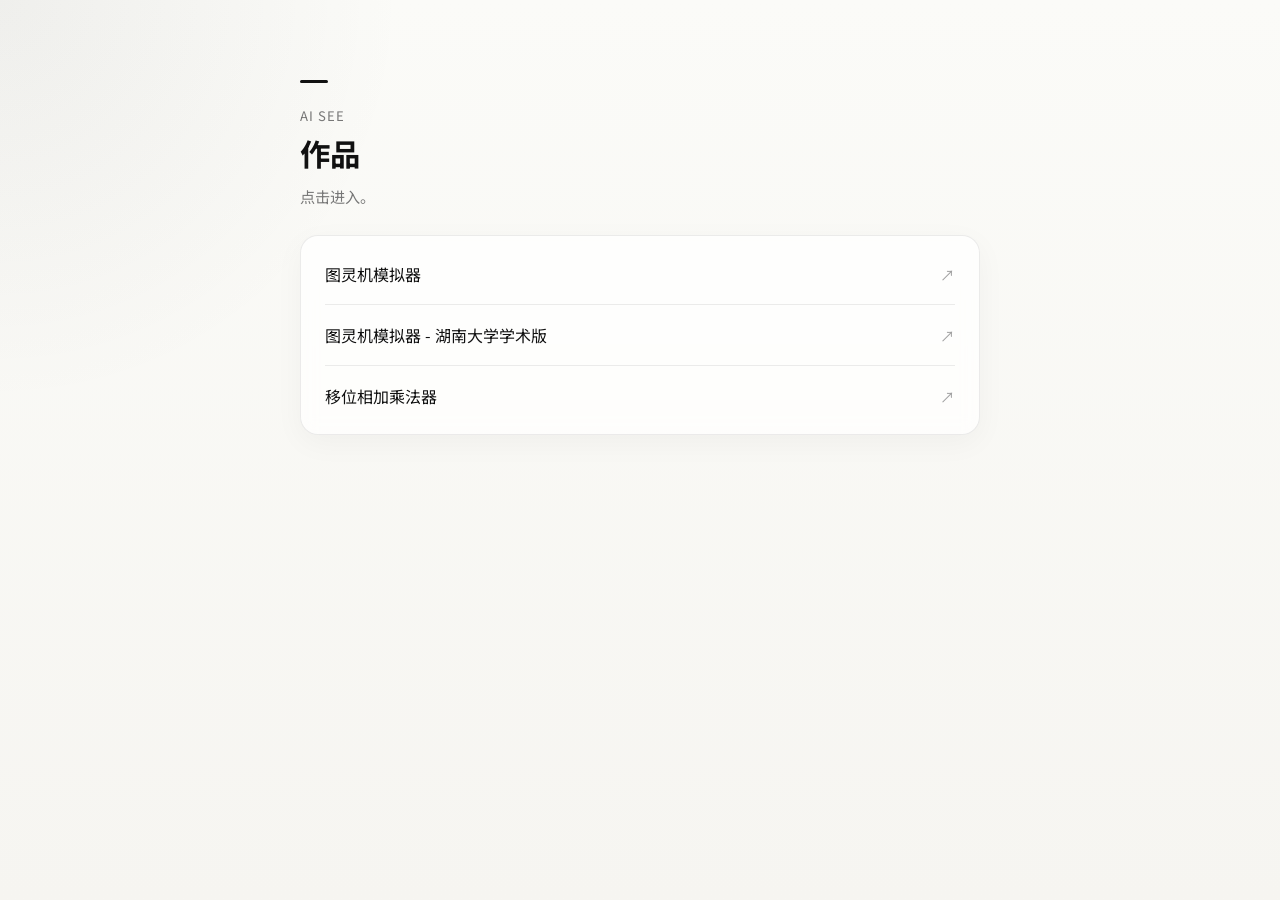
<file: index.html>
<!DOCTYPE html>
<html lang="zh-CN">

<head>
    <meta charset="UTF-8">
    <meta name="viewport" content="width=device-width, initial-scale=1.0">
    <title>AI See</title>
    <meta http-equiv="Cache-Control" content="no-cache, no-store, must-revalidate">
    <meta http-equiv="Pragma" content="no-cache">
    <meta http-equiv="Expires" content="0">
    <link rel="preconnect" href="https://fonts.googleapis.com">
    <link rel="preconnect" href="https://fonts.gstatic.com" crossorigin>
    <link href="https://fonts.googleapis.com/css2?family=Noto+Sans+SC:wght@400;500;700&display=swap"
        rel="stylesheet">
    <link rel="stylesheet" href="assets/site.css?v=20260322-2">
</head>

<body>
    <main class="container">
        <header class="intro">
            <span class="intro-mark"></span>
            <p class="intro-label">AI See</p>
            <h1>作品</h1>
            <p class="intro-text">点击进入。</p>
        </header>
        <nav class="nav-panel" aria-label="作品列表">
            <ul id="project-list" class="project-list"></ul>
        </nav>
    </main>

    <script src="data/projects.js?v=20260322-2"></script>
    <script src="assets/site.js?v=20260322-2"></script>
</body>

</html>
</file>
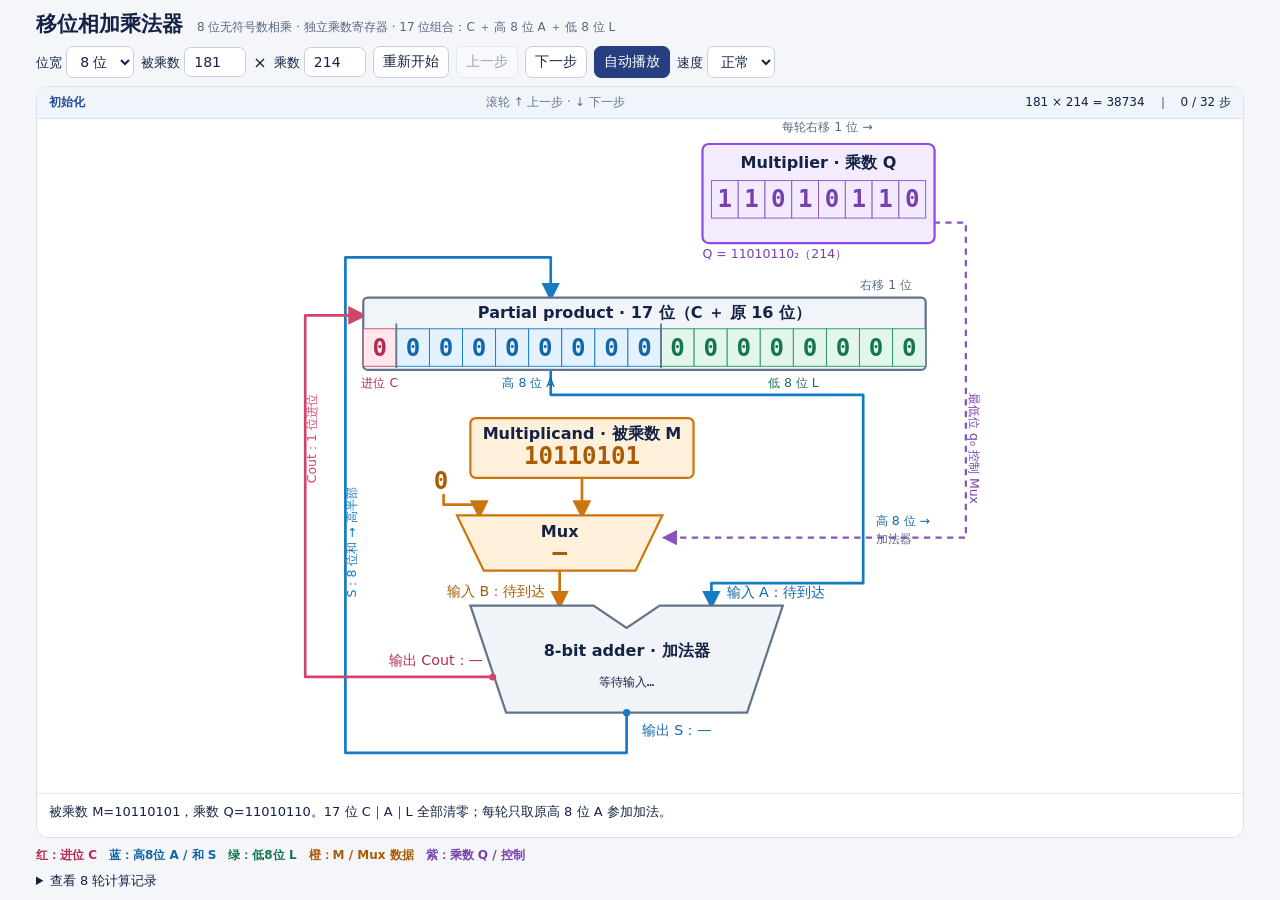
<file: pages/shift-add-multiplier/index.html>
<!doctype html>
<html lang="zh-CN"><head><meta charset="utf-8"><meta name="viewport" content="width=device-width,initial-scale=1"><title>移位相加乘法器 · 逐位演示</title><style>
*{box-sizing:border-box}body{margin:0;background:#f4f6fa;color:#142345;font-family:system-ui,'Microsoft YaHei',sans-serif}main{max-width:1050px;margin:auto;padding:24px}h1{font-size:25px;margin:0 0 8px}header p{margin:0 0 18px;color:#58677f;font-size:14px}.toolbar{display:flex;align-items:center;gap:10px;flex-wrap:wrap}button,input,select{font:inherit;border:1px solid #c8d0df;border-radius:7px;background:white;padding:8px 12px;color:#142345}button{cursor:pointer}button:disabled{opacity:.4;cursor:default}button.primary{background:#263f80;color:white;border-color:#263f80}input{width:65px;padding:7px}label{font-size:14px}.stage{background:white;border:1px solid #d9e0ec;border-radius:12px;margin-top:16px;overflow:hidden}.status{display:flex;justify-content:space-between;padding:13px 20px;background:#f0f4fb;border-bottom:1px solid #d9e0ec;font-size:14px}.status strong{color:#294d99}.viewport{overflow-x:auto}svg{display:block;width:100%;min-width:620px;height:auto}svg text{fill:#142345;font-family:system-ui,'Microsoft YaHei',sans-serif;font-size:17px}.mono{font-family:Consolas,monospace;font-size:27px;font-weight:600}.small{font-size:14px;fill:#596a86}.label{font-size:18px;font-weight:600}.wire{stroke:#263f70;stroke-width:3;fill:none;stroke-linejoin:round}.control{stroke:#8b5bc4;stroke-width:2.5;stroke-dasharray:7 6;fill:none}.active{stroke:#f18916;stroke-width:5;stroke-dasharray:10 6;animation:flow .6s linear infinite}#sumWire,#sumWire.active{stroke:#147ac2}#carryWire,#carryWire.active{stroke:#d1456b}.cell{fill:white;stroke:#c8d4e4;stroke-width:1}.bitHot{fill:#fff0cf;stroke:#ea9209;stroke-width:2}.component{stroke-width:2.5}.note{padding:14px 20px;min-height:68px;border-top:1px solid #e0e6ef;line-height:1.6;font-size:15px}.legend{font-size:13px;color:#69778c;margin-top:12px}details{margin:18px 0}summary{cursor:pointer}table{width:100%;border-collapse:collapse;margin-top:12px;font-size:14px}td,th{text-align:center;border-bottom:1px solid #dce3ed;padding:9px}td.code{font-family:Consolas,monospace}tr.current{background:#fff1d2}.shiftBit{animation:slide .65s ease both}.travel{fill:#b75a00;font-size:22px;font-weight:600}.done{fill:#12765a;font-weight:600}@keyframes flow{to{stroke-dashoffset:-32}}@keyframes slide{from{transform:translateX(var(--slide-step,-70px));opacity:.35}to{transform:translateX(0);opacity:1}}@media(max-width:650px){main{padding:12px}h1{font-size:22px}.toolbar{gap:7px}.status{padding:10px;gap:10px}table{font-size:12px}td,th{padding:7px 3px}}@media(prefers-reduced-motion:reduce){*{animation:none!important}}

/* 固定语义颜色；激活只改变线型与粗细，不改变含义。 */
#qControl,#qControl.active{stroke:#8853bf}
#highWire,#highWire.active{stroke:#147ac2}
#mWire,#mWire.active,#zeroWire,#zeroWire.active,#muxWire,#muxWire.active{stroke:#cb760d}
.cell.part-c{fill:#ffe7ed;stroke:#d1456b}.cell.part-c.bitHot{fill:#ffc6d5;stroke-width:3}
.cell.part-a{fill:#e4f1ff;stroke:#147ac2}.cell.part-a.bitHot{fill:#bfdeff;stroke-width:3}
.cell.part-l{fill:#e2f6eb;stroke:#239366}.cell.part-l.bitHot{fill:#b9e7cf;stroke-width:3}
.cell.part-q{fill:#f3eaff;stroke:#8853bf}.cell.part-q.bitHot{fill:#ddc2fa;stroke-width:3}
svg .tone-c{fill:#b52b50}svg .tone-a{fill:#1268a6}svg .tone-l{fill:#16764f}svg .tone-q{fill:#7740ad}svg .tone-m{fill:#a95c04}
.legend .key{display:inline-block;margin-right:14px;font-weight:600}.legend p{margin:8px 0 0;font-weight:400}

 .wheelHint{color:#64748b;font-size:12px;white-space:nowrap}@media(max-width:720px){.wheelHint{display:none}}
/* 按浏览器可用高度安排电路，100% 缩放无需纵向裁切。 */
main{max-width:1240px;height:100vh;height:100dvh;min-height:560px;padding:10px 16px;display:grid;grid-template-rows:auto auto minmax(0,1fr) auto auto;gap:8px}
header{display:flex;align-items:baseline;gap:14px;flex-wrap:wrap}h1{font-size:21px;margin:0;white-space:nowrap}header p{font-size:12px;margin:0}
.toolbar{gap:7px}button,input,select{font-size:14px;padding:6px 9px}input{width:62px}label{font-size:13px}
.stage{margin:0;min-height:0;display:grid;grid-template-rows:auto minmax(0,1fr) auto}
.status{padding:7px 12px;font-size:12px;gap:10px}.viewport{min-height:0;overflow:hidden}
#circuit{width:100%;height:100%;min-width:0;max-height:100%;display:block}
.note{padding:8px 12px;min-height:44px;max-height:68px;overflow:auto;font-size:13px;line-height:1.5}
.legend{margin:0;font-size:12px;line-height:1.5}.legend .key{margin-right:12px}.legend p{display:none}
details{margin:0;font-size:13px}main:has(details[open]){height:auto;min-height:100dvh}main:has(details[open]) .stage{height:max(400px,calc(100dvh - 180px))}
@media(max-width:720px){main{height:auto;min-height:100dvh;padding:10px;display:block}header{gap:6px}header p{margin:4px 0 8px}.toolbar{margin-bottom:8px}.stage{display:block}.viewport{overflow-x:auto}#circuit{height:auto;min-width:580px;max-height:none}.note{max-height:none}.legend{margin-top:8px}details{margin-top:6px}}
</style></head><body><main>
<header><h1>移位相加乘法器</h1><p id="widthInfo">4 位无符号数相乘 · 独立乘数寄存器 · 9 位组合寄存器：进位 C ＋ 高 4 位 A ＋ 低 4 位 L</p></header>
<div class="toolbar"><label>位宽 <select id="widthSelect"><option value="4">4 位</option><option value="8" selected>8 位</option></select></label><label>被乘数 <input id="mInput" type="number" min="0" max="255" value="181"></label><span>×</span><label>乘数 <input id="qInput" type="number" min="0" max="255" value="214"></label><button id="reset">重新开始</button><button id="prev">上一步</button><button id="next">下一步</button><button id="play" class="primary">自动播放</button><label>速度 <select id="speed"><option value="1800">慢</option><option value="1200" selected>正常</option><option value="800">快</option></select></label></div>
<section class="stage"><div class="status"><strong id="stepLabel">初始化</strong><span class="wheelHint">滚轮 ↑ 上一步 · ↓ 下一步</span><span id="calculation"></span></div><div class="viewport">
<svg id="circuit" viewBox="40 15 800 755" preserveAspectRatio="xMidYMid meet" role="img" aria-labelledby="svgTitle svgDesc"><title id="svgTitle">移位相加乘法器数据通路</title><desc id="svgDesc">乘数最低位控制选择器，选择零或被乘数，与部分积高四位相加。先将进位填入最高位 C，和回写原高四位，再将九位组合整体右移。</desc><defs><marker id="arrow" viewBox="0 0 10 10" refX="8" refY="5" markerWidth="7" markerHeight="7" orient="auto-start-reverse"><path d="M0 0L10 5L0 10Z" fill="#263f70"/></marker><marker id="orangeArrow" viewBox="0 0 10 10" refX="8" refY="5" markerWidth="6" markerHeight="6" orient="auto"><path d="M0 0L10 5L0 10Z" fill="#f18916"/></marker><marker id="sumArrow" viewBox="0 0 10 10" refX="8" refY="5" markerWidth="7" markerHeight="7" orient="auto"><path d="M0 0L10 5L0 10Z" fill="#147ac2"/></marker><marker id="carryArrow" viewBox="0 0 10 10" refX="8" refY="5" markerWidth="7" markerHeight="7" orient="auto"><path d="M0 0L10 5L0 10Z" fill="#d1456b"/></marker><marker id="purpleArrow" viewBox="0 0 10 10" refX="8" refY="5" markerWidth="7" markerHeight="7" orient="auto"><path d="M0 0L10 5L0 10Z" fill="#8853bf"/></marker><marker id="mArrow" viewBox="0 0 10 10" refX="8" refY="5" markerWidth="7" markerHeight="7" orient="auto"><path d="M0 0L10 5L0 10Z" fill="#cb760d"/></marker></defs>
<path id="qControl" class="control" d="M730 131H805V484H468" marker-end="url(#purpleArrow)"/><text x="810" y="322" class="small tone-q" transform="rotate(90 810 322)">最低位 q₀ 控制 Mux</text>
<path id="highWire" class="wire" d="M340 295V324H690V535H520V560" marker-end="url(#sumArrow)"/>
<path id="mWire" class="wire" d="M375 417V459" marker-end="url(#mArrow)"/>
<path id="zeroWire" class="wire" d="M220 435V447H260V459" marker-end="url(#mArrow)"/><text x="209" y="429" class="mono tone-m">0</text>
<path id="muxWire" class="wire" d="M350 521V560" marker-end="url(#mArrow)"/>
<path id="sumWire" class="wire" d="M425 680V725H110V170H340V215" marker-end="url(#sumArrow)"/>
<path id="carryWire" class="wire" d="M275 640H65V235H130" marker-end="url(#carryArrow)"/>
<text x="77" y="423" class="small" style="fill:#d1456b" transform="rotate(-90 77 423)">Cout：1 位进位</text>
<text x="122" y="551" class="small" style="fill:#147ac2" transform="rotate(-90 122 551)" id="sumBusLabel">S：4 位和 → 高半部</text>
<text x="704" y="470" id="highBusLabel" class="small tone-a">高 4 位 →</text><text x="704" y="490" class="small">加法器</text>
<text x="745" y="205" text-anchor="end" class="small">右移 1 位</text>
<rect x="510" y="43" width="260" height="111" rx="7" fill="#f4ebff" stroke="#8d4ce6" class="component"/><text x="640" y="70" text-anchor="middle" class="label">Multiplier · 乘数 Q</text><g id="qBits"></g><text id="qValue" x="510" y="171" class="small tone-q"></text><text id="qBitLabel" x="770" y="116" class="small tone-q"></text>
<text x="650" y="29" text-anchor="middle" class="small">每轮右移 1 位 →</text>
<rect x="130" y="215" width="630" height="81" rx="5" fill="#f1f5f9" stroke="#64748b" class="component"/><text id="partialTitle" x="445" y="238" text-anchor="middle" class="label">Partial product · 9 位（C ＋ 原 8 位）</text><g id="pBits"></g><path id="partialDivider" d="M200 244V294M480 244V294" stroke="#64748b" stroke-width="2"/><text id="aLabel" x="340" y="315" text-anchor="middle" class="small tone-a">高 4 位 A</text><text id="lLabel" x="620" y="315" text-anchor="middle" class="small tone-l">低 4 位 L</text>
<text id="cLabel" x="165" y="315" text-anchor="middle" class="small tone-c">进位 C</text>
<rect x="250" y="350" width="250" height="67" rx="6" fill="#fff0db" stroke="#cb760d" class="component"/><text x="375" y="374" text-anchor="middle" class="label">Multiplicand · 被乘数 M</text><text id="mBits" x="375" y="402" text-anchor="middle" class="mono tone-m"></text>
<path id="muxBox" d="M235 459H465L435 521H265Z" fill="#fff0db" stroke="#cb760d" class="component"/><text x="350" y="483" text-anchor="middle" class="label">Mux</text><text id="muxValue" x="350" y="509" text-anchor="middle" class="mono tone-m"></text>
<path id="adderBox" d="M250 560H388L425 585L462 560H600L560 680H290Z" fill="#f0f3f8" stroke="#64748b" class="component"/><text id="adderTitle" x="425" y="616" text-anchor="middle" class="label">4-bit adder · 加法器</text><text id="adderInputB" x="334" y="549" text-anchor="end" class="tone-m" style="font-size:16px"></text><text id="adderInputA" x="537" y="550" text-anchor="start" class="tone-a" style="font-size:16px"></text>
<text id="addEquation" x="425" y="650" text-anchor="middle" style="font-family:Consolas,monospace;font-size:16px"></text>
<circle cx="275" cy="640" r="4" fill="#d1456b"/><circle cx="425" cy="680" r="4" fill="#147ac2"/><text id="adderCout" x="264" y="627" text-anchor="end" class="tone-c" style="font-size:16px"></text><text id="adderSum" x="442" y="705" text-anchor="start" class="tone-a" style="font-size:16px"></text>
<text id="busSum" x="425" y="752" text-anchor="middle" class="mono"></text><text id="output" x="640" y="751" text-anchor="middle" class="done"></text><g id="motion"></g>
</svg></div><div id="note" class="note" aria-live="polite"></div></section>
<div class="legend"><span class="key" style="color:#b52b50">红：进位 C</span><span class="key" style="color:#1268a6" id="blueLegend">蓝：高4位 A / 和 S</span><span class="key" style="color:#16764f" id="greenLegend">绿：低4位 L</span><span class="key" style="color:#a95c04">橙：M / Mux 数据</span><span class="key" style="color:#7740ad">紫：乘数 Q / 控制</span><p id="layoutLegend">方格、数字、标签与连线使用相同的含义配色；流动虚线表示当前传输。连续 9 格按 C｜A｜L 排列；先回写，再整体右移，最终乘积取低 8 位。</p></div>
<details><summary id="historyTitle">查看 4 轮计算记录</summary><table><thead><tr><th>轮次</th><th>q₀</th><th>高半部加法</th><th>右移前 C｜A｜L</th><th>右移后 C｜A｜L</th></tr></thead><tbody id="history"></tbody></table></details>
</main><script>
(()=>{'use strict';
const $=id=>document.getElementById(id), ns='http://www.w3.org/2000/svg';
let K=8;const b=(n,k=K)=>n.toString(2).padStart(k,'0');let index=0,timer=null,arrivalTimer=null,states=[],rounds=[],M=181,Q=214;
function build(m,q,k=K){const mask=(1<<k)-1;let p=0,cur=q;const ss=[{phase:'init',round:0,p,q:cur,c:0}],rr=[];
for(let r=1;r<=k;r++){const bit=cur&1,a=p>>k,l=p&mask,x=bit?m:0,sum=a+x,c=sum>>k,s=sum&mask;
const base={round:r,p,q:cur,c:0,bit,a,l,x,sum,s};ss.push({...base,phase:'select'});ss.push({...base,phase:'add'});ss.push({...base,phase:'write',p:(s<<k)|l,c});p=((sum<<k)|l)>>1;cur>>=1;ss.push({...base,phase:'shift',p,q:cur,c:0,oldC:c});rr.push({r,bit,a,x,sum,c,s,l,p});}
return{ss,rr};}
function el(tag,attrs,text){const e=document.createElementNS(ns,tag);Object.entries(attrs).forEach(([k,v])=>e.setAttribute(k,v));if(text!==undefined)e.textContent=text;return e;}
function bits(target,val,count,x,y,w,hot,shift){const root=$(target);root.replaceChildren();for(let i=0;i<count;i++){const role=target==='qBits'?'q':i===0?'c':i<=K?'a':'l';root.append(el('rect',{x:x+i*w,y,width:w,height:42,class:(Array.isArray(hot)?hot.includes(i):hot===i)?`cell part-${role} bitHot`:`cell part-${role}`}));const g=el('g',{'transform':`translate(${x+i*w+w/2},${y+30})`});g.append(el('text',{'text-anchor':'middle',class:`mono tone-${role}`+(shift&&i>0?' shiftBit':''),style:`--slide-step:-${w}px`},b(val,count)[i]));root.append(g);}}
function active(ids){document.querySelectorAll('.active').forEach(e=>e.classList.remove('active'));ids.forEach(id=>$(id).classList.add('active'));}
function moving(path,color='#f18916'){const e=el('circle',{r:5,fill:color,opacity:'0'});e.append(el('animateMotion',{dur:'.65s',path,fill:'freeze'}));e.append(el('animate',{attributeName:'opacity',values:'0;1;1;0',keyTimes:'0;.05;.8;1',dur:'.65s',fill:'freeze'}));$('motion').append(e);}
function showAdder(s,waiting=false){
$('adderInputA').textContent=waiting?'输入 A：待到达':`输入 A：${b(s.a)}`;
$('adderInputB').textContent=waiting?'输入 B：待到达':`输入 B：${b(s.x)}`;
$('adderCout').textContent=waiting?'输出 Cout：—':`输出 Cout：${s.sum>>K}`;
$('adderSum').textContent=waiting?'输出 S：—':`输出 S：${b(s.s)}`;
$('addEquation').textContent=waiting?'等待输入…':`${b(s.a)} + ${b(s.x)} = ${b(s.sum,K+1)}`;
}
function render(animate=true){if(arrivalTimer!==null){clearTimeout(arrivalTimer);arrivalTimer=null;}const s=states[index],ph=s.phase,r=s.round;const sh=animate&&ph==='shift';
bits('qBits',s.q,K,520,84,240/K,ph==='select'?K-1:-1,sh);bits('pBits',(s.c<<(2*K))|s.p,2*K+1,130,250,630/(2*K+1),ph==='write'?Array.from({length:K+1},(_,i)=>i):-1,sh);
$('mBits').textContent=b(M);$('qValue').textContent=`Q = ${b(s.q)}₂（${s.q}）`;$('qBitLabel').textContent=ph==='select'?`q₀=${s.bit}`:'';
$('muxValue').textContent=ph==='init'?'—':ph==='select'?(s.bit?'选中 M':'选中 0'):b(s.x);showAdder(s,!['add','write','shift'].includes(ph));
$('busSum').replaceChildren();$('motion').replaceChildren();
const names={init:'初始化',select:'① 取最低位 / 选择',add:'② 加法',write:`③ 填入进位与${K}位和`,shift:`④ ${2*K+1}位整体右移`};
$('stepLabel').textContent=ph==='init'?'初始化':`第 ${r} / ${K} 轮 · ${names[ph]}`;$('calculation').textContent=`${M} × ${Q} = ${M*Q}　｜　${index} / ${4*K} 步`;
let note='',ids=[];
if(ph==='init'){note=`被乘数 M=${b(M)}，乘数 Q=${b(Q)}。${2*K+1} 位 C｜A｜L 全部清零；每轮只取原高 ${K} 位 A 参加加法。`;}
if(ph==='select'){ids=['qControl'];note=`Q 的最低位 q₀=${s.bit}，控制 Mux 选中${s.bit?'被乘数 M':'常数 0'}。当前只确定选择；Mux 输出与另一个加数将在下一步同时送入加法器。`;}
if(ph==='add'){ids=['highWire','muxWire',s.bit?'mWire':'zeroWire'];note=`加法器计算：高半部 ${b(s.a)} + ${b(s.x)} = ${b(s.sum,K+1)}。得到 ${K} 位和 S=${b(s.s)}、1 位进位 Cout=${s.sum>>K}；结果还在加法器输出端，${2*K+1} 个寄存器位暂时保持不变。`;}
if(ph==='write'){ids=['sumWire','carryWire'];note=`先把进位 ${s.c} 填入最左侧第 ${2*K+1} 位 C，再把 ${K} 位和 ${b(s.s)} 填回原高 ${K} 位 A；低 ${K} 位 L=${b(s.l)} 保持。现在是 ${s.c}｜${b(s.s)}｜${b(s.l)}，尚未右移。`;if(animate){moving('M425 680V725H110V170H340V215','#147ac2');moving('M275 640H65V235H130','#d1456b');}}
if(ph==='shift'){ids=[];const prev=states[index-1];note=`${s.oldC}｜${b(s.s)}｜${b(s.l)} 整体右移 → 0｜${b(s.p,2*K).slice(0,K)}｜${b(s.p,2*K).slice(K)}。第 ${2*K+1} 位补 0，原进位进入 A 的最高位，A 末位进入 L；原最低位 ${s.l&1} 移出。Q 同时从 ${b(prev.q)} 右移到 ${b(s.q)}。`;
if(animate){const ghost=el('text',{x:790,y:280,class:'travel tone-l'},String(s.l&1));ghost.append(el('animate',{attributeName:'opacity',from:'1',to:'0',dur:'.8s',fill:'freeze'}));$('motion').append(ghost);}}
if(ph==='add'&&animate){
showAdder(s,true);
$('muxValue').textContent=b(s.x);
moving('M350 521V560','#cb760d');moving('M340 295V324H690V535H520V560','#147ac2');
note=`Mux 输出 ${b(s.x)} 与高 ${K} 位 ${b(s.a)} 同时沿两条输入通路进入加法器，待两个输入到达后显示计算结果。`;
arrivalTimer=setTimeout(()=>{arrivalTimer=null;showAdder(s);$('note').textContent=`两个加数均已到达：${b(s.a)} + ${b(s.x)} = ${b(s.sum,K+1)}。得到进位 Cout=${s.sum>>K} 和 ${K} 位和 S=${b(s.s)}；下一步分别沿红线、蓝线回写。`;},650);
}
const done=index===4*K;$('output').textContent=done?`${b(s.p,2*K)}₂ = ${s.p}`:'';if(done)note+=` ${K} 轮完成：${M} × ${Q} = ${s.p}。`;
$('note').textContent=note;active(ids);$('prev').disabled=index===0;$('next').disabled=done;
$('history').innerHTML=rounds.map(t=>`<tr class="${r===t.r?'current':''}"><td>${t.r}</td><td>${t.bit}</td><td class="code">${b(t.a)} + ${b(t.x)} = ${b(t.sum,K+1)}</td><td class="code">${t.c}｜${b(t.s)}｜${b(t.l)}</td><td class="code">0｜${b(t.p,2*K).slice(0,K)}｜${b(t.p,2*K).slice(K)}</td></tr>`).join('');
}
function stop(){if(timer!==null)clearInterval(timer);timer=null;$('play').textContent=index===4*K?'重新播放':'自动播放';}
function step(delta){index=Math.max(0,Math.min(4*K,index+delta));render();if(index===4*K)stop();else if(timer===null)$('play').textContent='自动播放';}
function start(){stop();if(index===4*K){index=0;render(false);} $('play').textContent='暂停';timer=setInterval(()=>step(1),Number($('speed').value));}
function reset(){const m=Number($('mInput').value),q=Number($('qInput').value);if(!Number.isInteger(m)||m<0||m>((1<<K)-1)||!Number.isInteger(q)||q<0||q>((1<<K)-1)){alert(`请输入 0～${(1<<K)-1} 的整数。`);return;}stop();M=m;Q=q;const data=build(M,Q);states=data.ss;rounds=data.rr;index=0;render(false);$('play').textContent='自动播放';}
$('next').onclick=()=>{stop();step(1)};$('prev').onclick=()=>{stop();step(-1)};$('reset').onclick=reset;$('play').onclick=()=>timer!==null?stop():start();$('speed').onchange=()=>{if(timer!==null)start()};
document.addEventListener('keydown',e=>{if(['INPUT','SELECT'].includes(e.target.tagName))return;if(e.key==='ArrowRight'){stop();step(1)}if(e.key==='ArrowLeft'){stop();step(-1)}});
// 一次滚动手势只切换一步；留出时间观看输入、回写和位移动画。
let wheelLastEvent=-Infinity,wheelLastStep=-Infinity,wheelDirection=0,wheelAmount=0,wheelHandled=false;
document.addEventListener('wheel',e=>{
if(e.ctrlKey||e.metaKey||e.shiftKey||!e.deltaY||Math.abs(e.deltaX)>Math.abs(e.deltaY))return;
if(e.target.closest('input,select,textarea,[contenteditable="true"],details[open],.note'))return;
e.preventDefault();
const now=performance.now(),direction=e.deltaY>0?1:-1;
if(now-wheelLastEvent>180||direction!==wheelDirection){wheelAmount=0;wheelHandled=false;}
wheelLastEvent=now;wheelDirection=direction;
if(wheelHandled)return;
wheelAmount+=Math.abs(e.deltaY)*(e.deltaMode===1?16:e.deltaMode===2?800:1);
if(wheelAmount<18||now-wheelLastStep<350)return;
wheelHandled=true;wheelLastStep=now;stop();
if(index+direction>=0&&index+direction<=4*K)step(direction);
},{passive:false});
function configureWidth(){
K=Number($('widthSelect').value);const pw=630/(2*K+1),aStart=130+pw,aEnd=aStart+K*pw;
$('widthInfo').textContent=`${K} 位无符号数相乘 · 独立乘数寄存器 · ${2*K+1} 位组合：C ＋ 高 ${K} 位 A ＋ 低 ${K} 位 L`;
$('partialTitle').textContent=`Partial product · ${2*K+1} 位（C ＋ 原 ${2*K} 位）`;
$('partialDivider').setAttribute('d',`M${aStart} 244V294M${aEnd} 244V294`);
$('cLabel').setAttribute('x',130+pw/2);$('aLabel').setAttribute('x',(aStart+aEnd)/2);$('lLabel').setAttribute('x',(aEnd+760)/2);
$('aLabel').textContent=`高 ${K} 位 A`;$('lLabel').textContent=`低 ${K} 位 L`;
$('adderTitle').textContent=`${K}-bit adder · 加法器`;
$('sumBusLabel').textContent=`S：${K} 位和 → 高半部`;$('highBusLabel').textContent=`高 ${K} 位 →`;
$('blueLegend').textContent=`蓝：高${K}位 A / 和 S`;$('greenLegend').textContent=`绿：低${K}位 L`;
$('historyTitle').textContent=`查看 ${K} 轮计算记录`;
$('layoutLegend').textContent=`方格、数字、标签与连线按含义配色；流动虚线表示当前传输。连续 ${2*K+1} 格按 C｜A｜L 排列；先回写，再整体右移，最终乘积取低 ${2*K} 位。`;
$('svgDesc').textContent=`两路${K}位加数从加法器上方输入；进位与${K}位和先回写到${2*K+1}位组合，再整体右移。`;
$('addEquation').setAttribute('style',`font-family:Consolas,monospace;font-size:${K===8?14:16}px`);
$('output').setAttribute('x','450');
$('mInput').max=$('qInput').max=String((1<<K)-1);
$('mInput').value=K===8?'181':'13';$('qInput').value=K===8?'214':'11';reset();
}
$('widthSelect').onchange=configureWidth;
window.multiplierDemo={build,getState:()=>({index,...states[index]}),reset};configureWidth();
})();
</script></body></html>
</file>
<file: assets/site.css>
* {
    box-sizing: border-box;
}

body {
    margin: 0;
    min-height: 100vh;
    background:
        radial-gradient(circle at top left, rgba(17, 17, 17, 0.05), transparent 26%),
        linear-gradient(180deg, #fbfbf8 0%, #f6f5f1 100%);
    color: #111111;
    font-family: "Noto Sans SC", sans-serif;
}

.container {
    width: min(680px, calc(100% - 32px));
    margin: 0 auto;
    padding: 80px 0;
}

.intro {
    margin-bottom: 28px;
}

.intro-mark {
    display: inline-block;
    width: 28px;
    height: 3px;
    margin-bottom: 18px;
    border-radius: 999px;
    background: #111111;
}

.intro-label {
    margin: 0 0 6px;
    color: #777777;
    font-size: 0.82rem;
    letter-spacing: 0.08em;
    text-transform: uppercase;
}

h1 {
    margin: 0;
    font-size: 1.9rem;
    font-weight: 700;
}

.intro-text {
    margin: 10px 0 0;
    color: #777777;
    font-size: 0.95rem;
}

.nav-panel {
    padding: 8px 24px;
    border: 1px solid rgba(17, 17, 17, 0.08);
    border-radius: 18px;
    background: rgba(255, 255, 255, 0.72);
    box-shadow: 0 8px 30px rgba(17, 17, 17, 0.04);
    backdrop-filter: blur(8px);
}

.project-list {
    list-style: none;
    margin: 0;
    padding: 0;
}

.project-list li {
    border-bottom: 1px solid rgba(17, 17, 17, 0.08);
}

.project-list li:last-child {
    border-bottom: 0;
}

.project-list a {
    display: flex;
    align-items: center;
    justify-content: space-between;
    gap: 16px;
    padding: 18px 0;
    color: inherit;
    text-decoration: none;
    font-size: 1rem;
    transition: color 0.18s ease, transform 0.18s ease;
}

.project-list a::after {
    content: "↗";
    color: #a0a0a0;
    font-size: 0.92rem;
}

.project-list a:hover {
    color: #666666;
    transform: translateX(3px);
}

@media (max-width: 640px) {
    .container {
        width: min(100% - 24px, 680px);
        padding: 48px 0;
    }

    h1 {
        font-size: 1.5rem;
    }

    .nav-panel {
        padding: 6px 18px;
        border-radius: 16px;
    }

    .project-list a {
        padding: 16px 0;
    }
}
</file>
